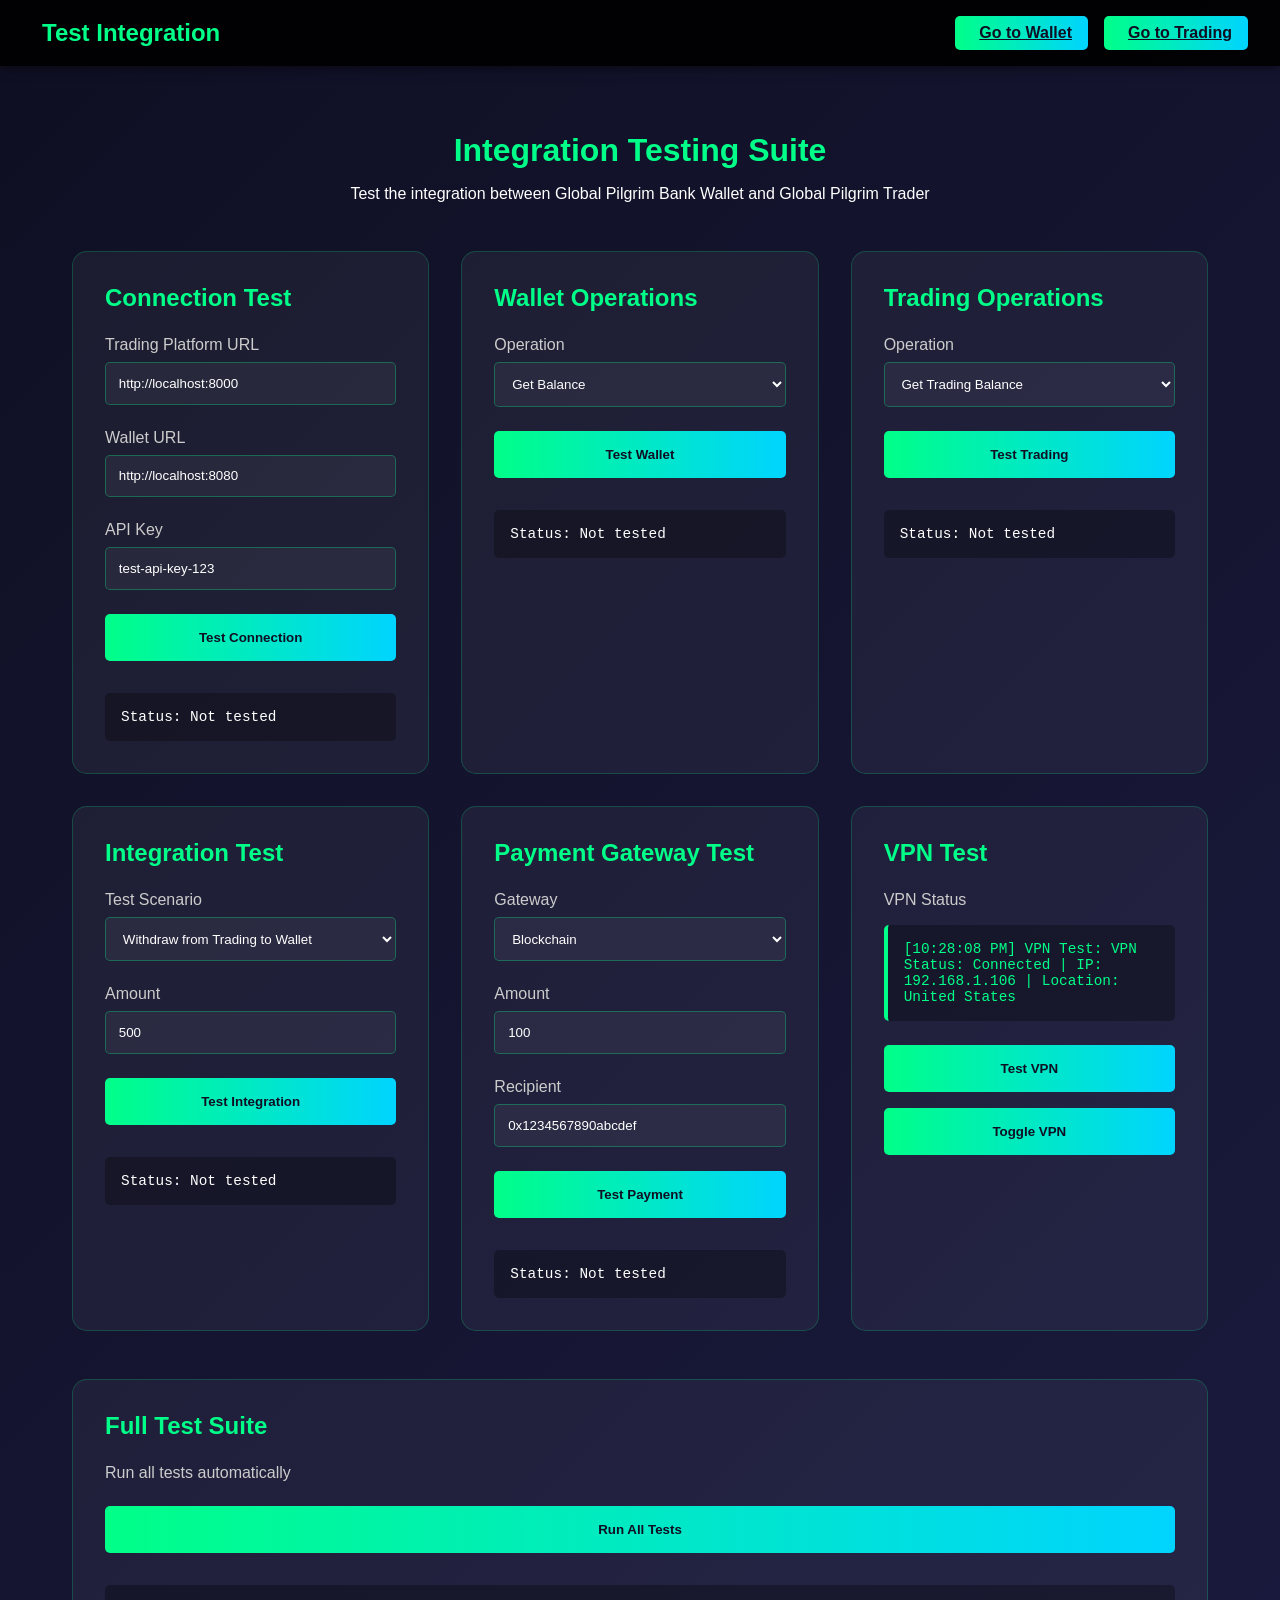
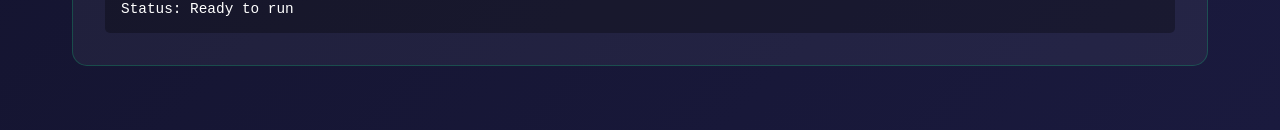
<file: test.html>
<!DOCTYPE html>
<html lang="en">
<head>
    <meta charset="UTF-8">
    <meta name="viewport" content="width=device-width, initial-scale=1.0">
    <title>Test Integration - Global Pilgrim Bank & Trader</title>
    <link rel="stylesheet" href="wallet.css">
    <style>
        .test-container {
            max-width: 1200px;
            margin: 100px auto 2rem;
            padding: 2rem;
        }
        
        .test-header {
            text-align: center;
            margin-bottom: 3rem;
        }
        
        .test-header h1 {
            color: #00ff88;
            margin-bottom: 1rem;
        }
        
        .test-grid {
            display: grid;
            grid-template-columns: repeat(auto-fit, minmax(300px, 1fr));
            gap: 2rem;
            margin-bottom: 3rem;
        }
        
        .test-card {
            background: rgba(255, 255, 255, 0.05);
            padding: 2rem;
            border-radius: 15px;
            border: 1px solid rgba(0, 255, 136, 0.2);
        }
        
        .test-card h2 {
            color: #00ff88;
            margin-bottom: 1.5rem;
        }
        
        .test-item {
            margin-bottom: 1.5rem;
        }
        
        .test-item label {
            display: block;
            margin-bottom: 0.5rem;
            color: #ccc;
        }
        
        .test-item input,
        .test-item select {
            width: 100%;
            padding: 0.8rem;
            border: 1px solid rgba(0, 255, 136, 0.3);
            border-radius: 5px;
            background: rgba(255, 255, 255, 0.05);
            color: #fff;
        }
        
        .test-btn {
            width: 100%;
            padding: 1rem;
            background: linear-gradient(90deg, #00ff88, #00d4ff);
            color: #0f0f23;
            border: none;
            border-radius: 5px;
            cursor: pointer;
            font-weight: bold;
            margin-bottom: 1rem;
            transition: all 0.3s;
        }
        
        .test-btn:hover {
            transform: translateY(-2px);
            box-shadow: 0 5px 20px rgba(0, 255, 136, 0.4);
        }
        
        .test-result {
            background: rgba(0, 0, 0, 0.3);
            padding: 1rem;
            border-radius: 5px;
            margin-top: 1rem;
            font-family: 'Courier New', monospace;
            font-size: 0.9rem;
            max-height: 300px;
            overflow-y: auto;
        }
        
        .test-result.success {
            border-left: 4px solid #00ff88;
            color: #00ff88;
        }
        
        .test-result.error {
            border-left: 4px solid #ff6b6b;
            color: #ff6b6b;
        }
        
        .test-result.info {
            border-left: 4px solid #00d4ff;
            color: #00d4ff;
        }
        
        .status-badge {
            display: inline-block;
            padding: 0.3rem 0.8rem;
            border-radius: 20px;
            font-size: 0.8rem;
            margin-left: 0.5rem;
        }
        
        .status-badge.connected {
            background: rgba(0, 255, 136, 0.2);
            color: #00ff88;
        }
        
        .status-badge.disconnected {
            background: rgba(255, 107, 107, 0.2);
            color: #ff6b6b;
        }
    </style>
<script src="https://sites.super.myninja.ai/_assets/ninja-daytona-script.js"></script>
</head>
<body>
    <!-- Navigation -->
    <nav class="navbar">
        <div class="nav-container">
            <div class="logo">
                <i class="fas fa-flask"></i>
                <span>Test Integration</span>
            </div>
            <div class="nav-buttons">
                <a href="index.html" class="btn-connect">
                    <i class="fas fa-wallet"></i> Go to Wallet
                </a>
                <a href="../index.html" class="btn-connect">
                    <i class="fas fa-chart-line"></i> Go to Trading
                </a>
            </div>
        </div>
    </nav>

    <!-- Test Container -->
    <div class="test-container">
        <div class="test-header">
            <h1>Integration Testing Suite</h1>
            <p>Test the integration between Global Pilgrim Bank Wallet and Global Pilgrim Trader</p>
        </div>

        <div class="test-grid">
            <!-- Connection Test -->
            <div class="test-card">
                <h2>Connection Test</h2>
                <div class="test-item">
                    <label>Trading Platform URL</label>
                    <input type="text" id="tradingUrl" value="http://localhost:8000" placeholder="Enter trading platform URL">
                </div>
                <div class="test-item">
                    <label>Wallet URL</label>
                    <input type="text" id="walletUrl" value="http://localhost:8080" placeholder="Enter wallet URL">
                </div>
                <div class="test-item">
                    <label>API Key</label>
                    <input type="text" id="apiKey" value="test-api-key-123" placeholder="Enter API key">
                </div>
                <button class="test-btn" onclick="testConnection()">
                    <i class="fas fa-plug"></i> Test Connection
                </button>
                <div id="connectionResult" class="test-result">
                    Status: Not tested
                </div>
            </div>

            <!-- Wallet Test -->
            <div class="test-card">
                <h2>Wallet Operations</h2>
                <div class="test-item">
                    <label>Operation</label>
                    <select id="walletOperation">
                        <option value="balance">Get Balance</option>
                        <option value="send">Send Money</option>
                        <option value="receive">Receive Money</option>
                        <option value="history">Transaction History</option>
                    </select>
                </div>
                <div class="test-item" id="walletAmountGroup" style="display: none;">
                    <label>Amount</label>
                    <input type="number" id="walletAmount" value="100" placeholder="Enter amount">
                </div>
                <div class="test-item" id="walletRecipientGroup" style="display: none;">
                    <label>Recipient</label>
                    <input type="text" id="walletRecipient" value="0x1234567890abcdef" placeholder="Enter recipient address">
                </div>
                <button class="test-btn" onclick="testWalletOperation()">
                    <i class="fas fa-wallet"></i> Test Wallet
                </button>
                <div id="walletResult" class="test-result">
                    Status: Not tested
                </div>
            </div>

            <!-- Trading Test -->
            <div class="test-card">
                <h2>Trading Operations</h2>
                <div class="test-item">
                    <label>Operation</label>
                    <select id="tradingOperation">
                        <option value="balance">Get Trading Balance</option>
                        <option value="withdraw">Withdraw to Wallet</option>
                        <option value="deposit">Deposit from Wallet</option>
                        <option value="trade">Execute Trade</option>
                    </select>
                </div>
                <div class="test-item" id="tradingAmountGroup" style="display: none;">
                    <label>Amount</label>
                    <input type="number" id="tradingAmount" value="1000" placeholder="Enter amount">
                </div>
                <div class="test-item" id="tradingSymbolGroup" style="display: none;">
                    <label>Symbol</label>
                    <select id="tradingSymbol">
                        <option value="EUR/USD">EUR/USD</option>
                        <option value="GBP/USD">GBP/USD</option>
                        <option value="USD/JPY">USD/JPY</option>
                    </select>
                </div>
                <button class="test-btn" onclick="testTradingOperation()">
                    <i class="fas fa-chart-line"></i> Test Trading
                </button>
                <div id="tradingResult" class="test-result">
                    Status: Not tested
                </div>
            </div>

            <!-- Integration Test -->
            <div class="test-card">
                <h2>Integration Test</h2>
                <div class="test-item">
                    <label>Test Scenario</label>
                    <select id="integrationScenario">
                        <option value="withdraw">Withdraw from Trading to Wallet</option>
                        <option value="deposit">Deposit from Wallet to Trading</option>
                        <option value="sync">Sync Transactions</option>
                        <option value="full">Full Integration Test</option>
                    </select>
                </div>
                <div class="test-item">
                    <label>Amount</label>
                    <input type="number" id="integrationAmount" value="500" placeholder="Enter amount">
                </div>
                <button class="test-btn" onclick="testIntegration()">
                    <i class="fas fa-sync"></i> Test Integration
                </button>
                <div id="integrationResult" class="test-result">
                    Status: Not tested
                </div>
            </div>

            <!-- Payment Gateway Test -->
            <div class="test-card">
                <h2>Payment Gateway Test</h2>
                <div class="test-item">
                    <label>Gateway</label>
                    <select id="paymentGateway">
                        <option value="blockchain">Blockchain</option>
                        <option value="opay">Opay</option>
                        <option value="palmpay">Palmpay</option>
                        <option value="moneypoint">MoneyPoint</option>
                        <option value="bank">Bank Transfer</option>
                    </select>
                </div>
                <div class="test-item">
                    <label>Amount</label>
                    <input type="number" id="paymentAmount" value="100" placeholder="Enter amount">
                </div>
                <div class="test-item">
                    <label>Recipient</label>
                    <input type="text" id="paymentRecipient" value="0x1234567890abcdef" placeholder="Enter recipient">
                </div>
                <button class="test-btn" onclick="testPaymentGateway()">
                    <i class="fas fa-credit-card"></i> Test Payment
                </button>
                <div id="paymentResult" class="test-result">
                    Status: Not tested
                </div>
            </div>

            <!-- VPN Test -->
            <div class="test-card">
                <h2>VPN Test</h2>
                <div class="test-item">
                    <label>VPN Status</label>
                    <div id="vpnStatus" class="test-result info">
                        Checking...
                    </div>
                </div>
                <button class="test-btn" onclick="testVPN()">
                    <i class="fas fa-shield-alt"></i> Test VPN
                </button>
                <button class="test-btn" onclick="toggleVPN()">
                    <i class="fas fa-power-off"></i> Toggle VPN
                </button>
            </div>
        </div>

        <!-- Full Test Suite -->
        <div class="test-card">
            <h2>Full Test Suite</h2>
            <p style="color: #ccc; margin-bottom: 1.5rem;">Run all tests automatically</p>
            <button class="test-btn" onclick="runFullTestSuite()">
                <i class="fas fa-play"></i> Run All Tests
            </button>
            <div id="fullTestResult" class="test-result">
                Status: Ready to run
            </div>
        </div>
    </div>

    <!-- Scripts -->
    <script src="wallet-backend.js"></script>
    <script src="wallet-frontend.js"></script>
    <script src="integration.js"></script>
    <script>
        // Test Functions
        let testResults = [];

        function logResult(testName, result, status) {
            const timestamp = new Date().toLocaleTimeString();
            const logEntry = `[${timestamp}] ${testName}: ${result}`;
            
            testResults.push({
                test: testName,
                result: result,
                status: status,
                timestamp: timestamp
            });

            return logEntry;
        }

        function displayResult(elementId, message, status) {
            const element = document.getElementById(elementId);
            element.textContent = message;
            element.className = `test-result ${status}`;
        }

        async function testConnection() {
            displayResult('connectionResult', 'Testing connection...', 'info');
            
            const tradingUrl = document.getElementById('tradingUrl').value;
            const walletUrl = document.getElementById('walletUrl').value;
            const apiKey = document.getElementById('apiKey').value;

            try {
                const result = await GPBIntegration.connectToTradingPlatform(tradingUrl, walletUrl, apiKey);
                
                if (result.success) {
                    displayResult('connectionResult', 
                        logResult('Connection Test', 'SUCCESS - Connected to trading platform', 'success'), 
                        'success'
                    );
                } else {
                    displayResult('connectionResult', 
                        logResult('Connection Test', 'FAILED - ' + result.message, 'error'), 
                        'error'
                    );
                }
            } catch (error) {
                displayResult('connectionResult', 
                    logResult('Connection Test', 'ERROR - ' + error.message, 'error'), 
                    'error'
                );
            }
        }

        async function testWalletOperation() {
            const operation = document.getElementById('walletOperation').value;
            displayResult('walletResult', `Testing ${operation}...`, 'info');

            try {
                let result;
                switch(operation) {
                    case 'balance':
                        const wallet = GPBWallet.getWallet();
                        result = `Balance: $${wallet.balance.USD} | ${wallet.balance.BTC} BTC | ${wallet.balance.ETH} ETH`;
                        displayResult('walletResult', 
                            logResult('Wallet Balance', result, 'success'), 
                            'success'
                        );
                        break;
                    
                    case 'send':
                        const amount = parseFloat(document.getElementById('walletAmount').value);
                        const recipient = document.getElementById('walletRecipient').value;
                        const sendResult = await GPBWallet.sendToCryptoWallet(recipient, amount, 'USD');
                        result = sendResult.success ? 'SUCCESS - Transaction sent' : 'FAILED - Transaction failed';
                        displayResult('walletResult', 
                            logResult('Send Money', result, sendResult.success ? 'success' : 'error'), 
                            sendResult.success ? 'success' : 'error'
                        );
                        break;
                    
                    case 'receive':
                        result = 'SUCCESS - Ready to receive funds';
                        displayResult('walletResult', 
                            logResult('Receive Money', result, 'success'), 
                            'success'
                        );
                        break;
                    
                    case 'history':
                        const transactions = GPBWallet.getWallet().transactions;
                        result = `Found ${transactions.length} transactions`;
                        displayResult('walletResult', 
                            logResult('Transaction History', result, 'success'), 
                            'success'
                        );
                        break;
                }
            } catch (error) {
                displayResult('walletResult', 
                    logResult('Wallet Operation', 'ERROR - ' + error.message, 'error'), 
                    'error'
                );
            }
        }

        async function testTradingOperation() {
            const operation = document.getElementById('tradingOperation').value;
            displayResult('tradingResult', `Testing ${operation}...`, 'info');

            try {
                let result;
                switch(operation) {
                    case 'balance':
                        const balanceResult = await GPBIntegration.getTradingBalance();
                        result = balanceResult.success ? `Balance: $${balanceResult.balance}` : 'FAILED';
                        displayResult('tradingResult', 
                            logResult('Trading Balance', result, balanceResult.success ? 'success' : 'error'), 
                            balanceResult.success ? 'success' : 'error'
                        );
                        break;
                    
                    case 'withdraw':
                        const withdrawAmount = parseFloat(document.getElementById('tradingAmount').value);
                        const withdrawResult = await GPBIntegration.withdrawFromTrading(withdrawAmount, 'USD');
                        result = withdrawResult.success ? 'SUCCESS - Withdrawal processed' : 'FAILED';
                        displayResult('tradingResult', 
                            logResult('Withdraw from Trading', result, withdrawResult.success ? 'success' : 'error'), 
                            withdrawResult.success ? 'success' : 'error'
                        );
                        break;
                    
                    case 'deposit':
                        const depositAmount = parseFloat(document.getElementById('tradingAmount').value);
                        const depositResult = await GPBIntegration.depositToTrading(depositAmount, 'USD');
                        result = depositResult.success ? 'SUCCESS - Deposit processed' : 'FAILED';
                        displayResult('tradingResult', 
                            logResult('Deposit to Trading', result, depositResult.success ? 'success' : 'error'), 
                            depositResult.success ? 'success' : 'error'
                        );
                        break;
                    
                    case 'trade':
                        result = 'SUCCESS - Trade executed (simulated)';
                        displayResult('tradingResult', 
                            logResult('Execute Trade', result, 'success'), 
                            'success'
                        );
                        break;
                }
            } catch (error) {
                displayResult('tradingResult', 
                    logResult('Trading Operation', 'ERROR - ' + error.message, 'error'), 
                    'error'
                );
            }
        }

        async function testIntegration() {
            const scenario = document.getElementById('integrationScenario').value;
            const amount = parseFloat(document.getElementById('integrationAmount').value);
            displayResult('integrationResult', `Testing ${scenario}...`, 'info');

            try {
                let result;
                switch(scenario) {
                    case 'withdraw':
                        const withdrawResult = await GPBIntegration.withdrawFromTrading(amount, 'USD');
                        result = withdrawResult.success ? 'SUCCESS - Withdrawal completed' : 'FAILED';
                        displayResult('integrationResult', 
                            logResult('Integration Withdraw', result, withdrawResult.success ? 'success' : 'error'), 
                            withdrawResult.success ? 'success' : 'error'
                        );
                        break;
                    
                    case 'deposit':
                        const depositResult = await GPBIntegration.depositToTrading(amount, 'USD');
                        result = depositResult.success ? 'SUCCESS - Deposit completed' : 'FAILED';
                        displayResult('integrationResult', 
                            logResult('Integration Deposit', result, depositResult.success ? 'success' : 'error'), 
                            depositResult.success ? 'success' : 'error'
                        );
                        break;
                    
                    case 'sync':
                        await GPBIntegration.syncTransactions();
                        result = 'SUCCESS - Transactions synced';
                        displayResult('integrationResult', 
                            logResult('Sync Transactions', result, 'success'), 
                            'success'
                        );
                        break;
                    
                    case 'full':
                        // Run full integration test
                        await testConnection();
                        await testWalletOperation();
                        await testTradingOperation();
                        result = 'SUCCESS - Full integration test completed';
                        displayResult('integrationResult', 
                            logResult('Full Integration', result, 'success'), 
                            'success'
                        );
                        break;
                }
            } catch (error) {
                displayResult('integrationResult', 
                    logResult('Integration Test', 'ERROR - ' + error.message, 'error'), 
                    'error'
                );
            }
        }

        async function testPaymentGateway() {
            const gateway = document.getElementById('paymentGateway').value;
            const amount = parseFloat(document.getElementById('paymentAmount').value);
            const recipient = document.getElementById('paymentRecipient').value;
            displayResult('paymentResult', `Testing ${gateway}...`, 'info');

            try {
                let result;
                switch(gateway) {
                    case 'blockchain':
                        const cryptoResult = await GPBWallet.sendToCryptoWallet(recipient, amount, 'USD');
                        result = cryptoResult.success ? 'SUCCESS - Crypto transaction sent' : 'FAILED';
                        displayResult('paymentResult', 
                            logResult('Blockchain Payment', result, cryptoResult.success ? 'success' : 'error'), 
                            cryptoResult.success ? 'success' : 'error'
                        );
                        break;
                    
                    case 'opay':
                        const opayResult = await GPBWallet.sendToOpay(recipient, amount, 'USD');
                        result = opayResult.success ? 'SUCCESS - Opay transfer sent' : 'FAILED';
                        displayResult('paymentResult', 
                            logResult('Opay Payment', result, opayResult.success ? 'success' : 'error'), 
                            opayResult.success ? 'success' : 'error'
                        );
                        break;
                    
                    case 'palmpay':
                        const palmResult = await GPBWallet.sendToPalmpay(recipient, amount, 'USD');
                        result = palmResult.success ? 'SUCCESS - Palmpay transfer sent' : 'FAILED';
                        displayResult('paymentResult', 
                            logResult('Palmpay Payment', result, palmResult.success ? 'success' : 'error'), 
                            palmResult.success ? 'success' : 'error'
                        );
                        break;
                    
                    case 'moneypoint':
                        const moneypointResult = await GPBWallet.sendToMoneyPoint(recipient, amount, 'USD');
                        result = moneypointResult.success ? 'SUCCESS - MoneyPoint transfer sent' : 'FAILED';
                        displayResult('paymentResult', 
                            logResult('MoneyPoint Payment', result, moneypointResult.success ? 'success' : 'error'), 
                            moneypointResult.success ? 'success' : 'error'
                        );
                        break;
                    
                    case 'bank':
                        const bankResult = await GPBWallet.sendToBank(recipient, '001', amount, 'USD');
                        result = bankResult.success ? 'SUCCESS - Bank transfer sent' : 'FAILED';
                        displayResult('paymentResult', 
                            logResult('Bank Transfer', result, bankResult.success ? 'success' : 'error'), 
                            bankResult.success ? 'success' : 'error'
                        );
                        break;
                }
            } catch (error) {
                displayResult('paymentResult', 
                    logResult('Payment Gateway', 'ERROR - ' + error.message, 'error'), 
                    'error'
                );
            }
        }

        async function testVPN() {
            displayResult('vpnStatus', 'Testing VPN...', 'info');
            
            try {
                const status = GPBWallet.getVPNStatus();
                const result = `VPN Status: ${status.connected ? 'Connected' : 'Disconnected'} | IP: ${status.ipAddress} | Location: ${status.location}`;
                displayResult('vpnStatus', 
                    logResult('VPN Test', result, status.connected ? 'success' : 'error'), 
                    status.connected ? 'success' : 'error'
                );
            } catch (error) {
                displayResult('vpnStatus', 
                    logResult('VPN Test', 'ERROR - ' + error.message, 'error'), 
                    'error'
                );
            }
        }

        async function toggleVPN() {
            try {
                const currentStatus = GPBWallet.getVPNStatus();
                if (currentStatus.connected) {
                    await GPBWallet.disconnectVPN();
                    displayResult('vpnStatus', 'VPN Disconnected', 'info');
                } else {
                    await GPBWallet.connectVPN();
                    displayResult('vpnStatus', 'VPN Connected', 'success');
                }
            } catch (error) {
                displayResult('vpnStatus', 'ERROR - ' + error.message, 'error');
            }
        }

        async function runFullTestSuite() {
            testResults = [];
            displayResult('fullTestResult', 'Running full test suite...', 'info');

            // Test 1: Connection
            await testConnection();
            await new Promise(resolve => setTimeout(resolve, 1000));

            // Test 2: Wallet Operations
            await testWalletOperation();
            await new Promise(resolve => setTimeout(resolve, 1000));

            // Test 3: Trading Operations
            await testTradingOperation();
            await new Promise(resolve => setTimeout(resolve, 1000));

            // Test 4: Integration
            await testIntegration();
            await new Promise(resolve => setTimeout(resolve, 1000));

            // Test 5: Payment Gateways
            await testPaymentGateway();
            await new Promise(resolve => setTimeout(resolve, 1000));

            // Test 6: VPN
            await testVPN();

            // Generate summary
            const passed = testResults.filter(r => r.status === 'success').length;
            const failed = testResults.filter(r => r.status === 'error').length;
            const total = testResults.length;

            const summary = `
Test Suite Complete:
Total Tests: ${total}
Passed: ${passed}
Failed: ${failed}
Success Rate: ${((passed/total)*100).toFixed(1)}%

All Results:
${testResults.map(r => `[${r.timestamp}] ${r.test}: ${r.result}`).join('\n')}
            `;

            displayResult('fullTestResult', summary, failed === 0 ? 'success' : 'error');
        }

        // Initialize
        document.addEventListener('DOMContentLoaded', function() {
            // Show operation-specific fields
            document.getElementById('walletOperation').addEventListener('change', function() {
                const operation = this.value;
                document.getElementById('walletAmountGroup').style.display = 
                    operation === 'send' ? 'block' : 'none';
                document.getElementById('walletRecipientGroup').style.display = 
                    operation === 'send' ? 'block' : 'none';
            });

            document.getElementById('tradingOperation').addEventListener('change', function() {
                const operation = this.value;
                document.getElementById('tradingAmountGroup').style.display = 
                    ['withdraw', 'deposit'].includes(operation) ? 'block' : 'none';
                document.getElementById('tradingSymbolGroup').style.display = 
                    operation === 'trade' ? 'block' : 'none';
            });

            // Initial VPN check
            testVPN();
        });
    </script>
</body>
</html>
</file>
<file: wallet.css>
/* Global Pilgrim Bank Wallet Styles */

* {
    margin: 0;
    padding: 0;
    box-sizing: border-box;
}

body {
    font-family: 'Segoe UI', Tahoma, Geneva, Verdana, sans-serif;
    background: linear-gradient(135deg, #0f0f23 0%, #1a1a3e 100%);
    color: #fff;
    min-height: 100vh;
}

/* Navigation */
.navbar {
    background: rgba(0, 0, 0, 0.9);
    padding: 1rem 0;
    position: fixed;
    width: 100%;
    top: 0;
    z-index: 1000;
    box-shadow: 0 2px 10px rgba(0, 0, 0, 0.5);
}

.nav-container {
    max-width: 1400px;
    margin: 0 auto;
    padding: 0 2rem;
    display: flex;
    justify-content: space-between;
    align-items: center;
}

.logo {
    display: flex;
    align-items: center;
    gap: 10px;
    font-size: 1.5rem;
    font-weight: bold;
    color: #00ff88;
}

.logo i {
    font-size: 2rem;
}

.wallet-badge {
    background: linear-gradient(90deg, #00ff88, #00d4ff);
    color: #0f0f23;
    padding: 0.2rem 0.5rem;
    border-radius: 3px;
    font-size: 0.7rem;
    margin-left: 0.5rem;
}

.nav-menu {
    display: flex;
    list-style: none;
    gap: 2rem;
}

.nav-menu a {
    color: #fff;
    text-decoration: none;
    transition: color 0.3s;
    padding: 0.5rem 0;
}

.nav-menu a:hover,
.nav-menu a.active {
    color: #00ff88;
    border-bottom: 2px solid #00ff88;
}

.nav-buttons {
    display: flex;
    gap: 1rem;
    align-items: center;
}

.wallet-address-display {
    color: #00ff88;
    font-family: 'Courier New', monospace;
    font-size: 0.9rem;
    max-width: 200px;
    overflow: hidden;
    text-overflow: ellipsis;
}

.btn-connect {
    background: linear-gradient(90deg, #00ff88, #00d4ff);
    color: #0f0f23;
    padding: 0.5rem 1rem;
    border: none;
    border-radius: 5px;
    cursor: pointer;
    font-weight: bold;
    display: flex;
    align-items: center;
    gap: 0.5rem;
    transition: all 0.3s;
}

.btn-connect:hover {
    transform: translateY(-2px);
    box-shadow: 0 5px 20px rgba(0, 255, 136, 0.4);
}

/* Main Content */
.main-content {
    padding: 100px 2rem 2rem;
    max-width: 1400px;
    margin: 0 auto;
}

.section {
    display: none;
}

.section.active {
    display: block;
}

/* Dashboard */
.dashboard-header {
    display: flex;
    justify-content: space-between;
    align-items: center;
    margin-bottom: 2rem;
}

.connection-status {
    display: flex;
    align-items: center;
    gap: 0.5rem;
    padding: 0.5rem 1rem;
    background: rgba(255, 107, 107, 0.2);
    border-radius: 5px;
    border: 1px solid rgba(255, 107, 107, 0.3);
}

.connection-status.connected {
    background: rgba(0, 255, 136, 0.2);
    border-color: rgba(0, 255, 136, 0.3);
}

.status-indicator {
    width: 10px;
    height: 10px;
    border-radius: 50%;
    display: inline-block;
}

.status-indicator.online {
    background: #00ff88;
    box-shadow: 0 0 10px #00ff88;
}

.status-indicator.offline {
    background: #ff6b6b;
    box-shadow: 0 0 10px #ff6b6b;
}

/* Balance Cards */
.balance-cards {
    display: grid;
    grid-template-columns: repeat(auto-fit, minmax(300px, 1fr));
    gap: 1.5rem;
    margin-bottom: 2rem;
}

.balance-card {
    background: linear-gradient(135deg, rgba(0, 255, 136, 0.1) 0%, rgba(0, 0, 0, 0.3) 100%);
    padding: 2rem;
    border-radius: 15px;
    display: flex;
    align-items: center;
    gap: 1.5rem;
    border: 1px solid rgba(0, 255, 136, 0.2);
    transition: all 0.3s;
}

.balance-card:hover {
    transform: translateY(-5px);
    border-color: #00ff88;
    box-shadow: 0 10px 30px rgba(0, 255, 136, 0.2);
}

.balance-card.main-balance {
    background: linear-gradient(135deg, rgba(0, 255, 136, 0.2) 0%, rgba(0, 212, 255, 0.1) 100%);
}

.card-icon {
    width: 70px;
    height: 70px;
    background: linear-gradient(90deg, #00ff88, #00d4ff);
    border-radius: 15px;
    display: flex;
    align-items: center;
    justify-content: center;
    font-size: 2rem;
    color: #0f0f23;
}

.card-info h3 {
    color: #ccc;
    font-size: 0.9rem;
    margin-bottom: 0.5rem;
}

.balance-amount {
    font-size: 2rem;
    color: #00ff88;
    font-weight: bold;
    margin-bottom: 0.3rem;
}

.balance-change {
    color: #00ff88;
    font-size: 0.9rem;
}

.balance-sub {
    color: #ccc;
    font-size: 0.9rem;
}

/* Quick Actions */
.quick-actions {
    display: grid;
    grid-template-columns: repeat(auto-fit, minmax(150px, 1fr));
    gap: 1rem;
    margin-bottom: 2rem;
}

.action-btn {
    background: rgba(255, 255, 255, 0.05);
    padding: 1.5rem;
    border: 1px solid rgba(0, 255, 136, 0.2);
    border-radius: 10px;
    cursor: pointer;
    transition: all 0.3s;
    display: flex;
    flex-direction: column;
    align-items: center;
    gap: 0.5rem;
}

.action-btn:hover {
    background: rgba(0, 255, 136, 0.1);
    border-color: #00ff88;
    transform: translateY(-3px);
}

.action-btn i {
    font-size: 2rem;
    color: #00ff88;
}

.action-btn span {
    color: #fff;
    font-weight: bold;
}

/* Recent Transactions */
.recent-transactions {
    background: rgba(255, 255, 255, 0.05);
    padding: 2rem;
    border-radius: 15px;
    margin-bottom: 2rem;
    border: 1px solid rgba(0, 255, 136, 0.2);
}

.recent-transactions h2 {
    color: #00ff88;
    margin-bottom: 1.5rem;
}

.transaction-list {
    display: flex;
    flex-direction: column;
    gap: 1rem;
}

.transaction-item {
    display: flex;
    justify-content: space-between;
    align-items: center;
    padding: 1rem;
    background: rgba(0, 0, 0, 0.3);
    border-radius: 10px;
    border-left: 4px solid #00ff88;
    transition: all 0.3s;
}

.transaction-item:hover {
    background: rgba(0, 255, 136, 0.05);
    transform: translateX(5px);
}

.transaction-item.sent {
    border-left-color: #ff6b6b;
}

.transaction-item.received {
    border-left-color: #00ff88;
}

.transaction-item.deposit {
    border-left-color: #00d4ff;
}

.transaction-item.withdrawal {
    border-left-color: #ffcc00;
}

.transaction-info {
    display: flex;
    align-items: center;
    gap: 1rem;
}

.transaction-icon {
    width: 50px;
    height: 50px;
    border-radius: 50%;
    display: flex;
    align-items: center;
    justify-content: center;
    font-size: 1.2rem;
}

.transaction-item.sent .transaction-icon {
    background: rgba(255, 107, 107, 0.2);
    color: #ff6b6b;
}

.transaction-item.received .transaction-icon {
    background: rgba(0, 255, 136, 0.2);
    color: #00ff88;
}

.transaction-item.deposit .transaction-icon {
    background: rgba(0, 212, 255, 0.2);
    color: #00d4ff;
}

.transaction-item.withdrawal .transaction-icon {
    background: rgba(255, 204, 0, 0.2);
    color: #ffcc00;
}

.transaction-details h4 {
    color: #fff;
    margin-bottom: 0.3rem;
}

.transaction-details p {
    color: #ccc;
    font-size: 0.9rem;
}

.transaction-amount {
    text-align: right;
}

.transaction-amount .amount {
    font-size: 1.2rem;
    font-weight: bold;
    color: #00ff88;
}

.transaction-item.sent .transaction-amount .amount {
    color: #ff6b6b;
}

.transaction-amount .status {
    font-size: 0.8rem;
    color: #ccc;
}

/* Wallet Address Section */
.wallet-address-section {
    background: rgba(255, 255, 255, 0.05);
    padding: 2rem;
    border-radius: 15px;
    border: 1px solid rgba(0, 255, 136, 0.2);
}

.wallet-address-section h2 {
    color: #00ff88;
    margin-bottom: 1.5rem;
}

.address-display {
    display: flex;
    gap: 1rem;
    margin-bottom: 1.5rem;
}

.address-text {
    flex: 1;
    background: rgba(0, 0, 0, 0.3);
    padding: 1rem;
    border-radius: 5px;
    font-family: 'Courier New', monospace;
    color: #00ff88;
    word-break: break-all;
}

.btn-copy {
    background: linear-gradient(90deg, #00ff88, #00d4ff);
    color: #0f0f23;
    padding: 0.5rem 1rem;
    border: none;
    border-radius: 5px;
    cursor: pointer;
    font-weight: bold;
    transition: all 0.3s;
}

.btn-copy:hover {
    transform: translateY(-2px);
    box-shadow: 0 5px 15px rgba(0, 255, 136, 0.4);
}

.qr-code {
    display: flex;
    justify-content: center;
    padding: 2rem;
    background: #fff;
    border-radius: 10px;
}

.qr-code img {
    max-width: 200px;
    height: auto;
}

/* Send/Receive Options */
.send-options,
.receive-options {
    display: grid;
    grid-template-columns: repeat(auto-fit, minmax(200px, 1fr));
    gap: 1.5rem;
    margin-bottom: 2rem;
}

.option-card {
    background: rgba(255, 255, 255, 0.05);
    padding: 2rem;
    border-radius: 15px;
    text-align: center;
    cursor: pointer;
    transition: all 0.3s;
    border: 1px solid rgba(0, 255, 136, 0.2);
}

.option-card:hover {
    background: rgba(0, 255, 136, 0.1);
    border-color: #00ff88;
    transform: translateY(-5px);
}

.option-card i {
    font-size: 3rem;
    color: #00ff88;
    margin-bottom: 1rem;
}

.option-card h3 {
    color: #00ff88;
    margin-bottom: 0.5rem;
}

.option-card p {
    color: #ccc;
    font-size: 0.9rem;
}

/* Send Form */
.send-form {
    background: rgba(255, 255, 255, 0.05);
    padding: 2rem;
    border-radius: 15px;
    border: 1px solid rgba(0, 255, 136, 0.2);
}

.send-form h2 {
    color: #00ff88;
    margin-bottom: 1.5rem;
}

.form-group {
    margin-bottom: 1.5rem;
}

.form-group label {
    display: block;
    margin-bottom: 0.5rem;
    color: #ccc;
}

.form-group input,
.form-group select {
    width: 100%;
    padding: 1rem;
    border: 1px solid rgba(0, 255, 136, 0.3);
    border-radius: 5px;
    background: rgba(255, 255, 255, 0.05);
    color: #fff;
    font-size: 1rem;
}

.form-group input:focus,
.form-group select:focus {
    outline: none;
    border-color: #00ff88;
}

.amount-input {
    display: flex;
    gap: 0.5rem;
}

.amount-input input {
    flex: 1;
}

.amount-input select {
    width: 100px;
}

.transfer-summary {
    background: rgba(0, 0, 0, 0.3);
    padding: 1.5rem;
    border-radius: 10px;
    margin-bottom: 1.5rem;
}

.summary-item {
    display: flex;
    justify-content: space-between;
    margin-bottom: 0.5rem;
    color: #ccc;
}

.summary-item.total {
    margin-top: 1rem;
    padding-top: 1rem;
    border-top: 1px solid rgba(0, 255, 136, 0.2);
    color: #00ff88;
    font-weight: bold;
    font-size: 1.2rem;
}

.btn-send {
    width: 100%;
    padding: 1rem;
    background: linear-gradient(90deg, #00ff88, #00d4ff);
    color: #0f0f23;
    border: none;
    border-radius: 5px;
    cursor: pointer;
    font-weight: bold;
    font-size: 1.1rem;
    transition: all 0.3s;
}

.btn-send:hover {
    transform: translateY(-2px);
    box-shadow: 0 5px 20px rgba(0, 255, 136, 0.4);
}

/* Receive Details */
.receive-details {
    background: rgba(255, 255, 255, 0.05);
    padding: 2rem;
    border-radius: 15px;
    border: 1px solid rgba(0, 255, 136, 0.2);
}

.receive-details h2 {
    color: #00ff88;
    margin-bottom: 1.5rem;
}

.qr-code-large {
    display: flex;
    justify-content: center;
    padding: 2rem;
    background: #fff;
    border-radius: 10px;
    margin-bottom: 1.5rem;
}

.qr-code-large img {
    max-width: 300px;
    height: auto;
}

.address-display-large {
    margin-bottom: 1.5rem;
}

.address-display-large label {
    display: block;
    margin-bottom: 0.5rem;
    color: #ccc;
}

.share-buttons {
    display: flex;
    gap: 1rem;
}

.btn-share,
.btn-download {
    flex: 1;
    padding: 1rem;
    border: none;
    border-radius: 5px;
    cursor: pointer;
    font-weight: bold;
    transition: all 0.3s;
}

.btn-share {
    background: linear-gradient(90deg, #00d4ff, #0066ff);
    color: #fff;
}

.btn-download {
    background: linear-gradient(90deg, #00ff88, #00d4ff);
    color: #0f0f23;
}

.btn-share:hover,
.btn-download:hover {
    transform: translateY(-2px);
    box-shadow: 0 5px 15px rgba(0, 212, 255, 0.4);
}

/* History Filters */
.history-filters {
    display: flex;
    gap: 1rem;
    margin-bottom: 2rem;
}

.history-filters select {
    flex: 1;
    padding: 1rem;
    border: 1px solid rgba(0, 255, 136, 0.3);
    border-radius: 5px;
    background: rgba(255, 255, 255, 0.05);
    color: #fff;
}

/* Settings */
.settings-grid {
    display: grid;
    grid-template-columns: repeat(auto-fit, minmax(300px, 1fr));
    gap: 2rem;
}

.setting-card {
    background: rgba(255, 255, 255, 0.05);
    padding: 2rem;
    border-radius: 15px;
    border: 1px solid rgba(0, 255, 136, 0.2);
}

.setting-card h3 {
    color: #00ff88;
    margin-bottom: 1.5rem;
}

.setting-item {
    margin-bottom: 1.5rem;
}

.setting-item label {
    display: block;
    margin-bottom: 0.5rem;
    color: #ccc;
}

.vpn-status {
    display: flex;
    align-items: center;
    gap: 0.5rem;
    color: #00ff88;
}

.btn-enable,
.btn-change,
.btn-show {
    background: linear-gradient(90deg, #00ff88, #00d4ff);
    color: #0f0f23;
    padding: 0.5rem 1rem;
    border: none;
    border-radius: 5px;
    cursor: pointer;
    font-weight: bold;
}

.api-key-display {
    display: flex;
    gap: 0.5rem;
    align-items: center;
}

.api-key-display span {
    flex: 1;
    background: rgba(0, 0, 0, 0.3);
    padding: 0.5rem;
    border-radius: 5px;
    font-family: 'Courier New', monospace;
}

.wallet-info {
    display: flex;
    gap: 0.5rem;
    align-items: center;
}

.wallet-info span {
    flex: 1;
    background: rgba(0, 0, 0, 0.3);
    padding: 0.5rem;
    border-radius: 5px;
    font-family: 'Courier New', monospace;
    font-size: 0.8rem;
    overflow: hidden;
    text-overflow: ellipsis;
}

/* Modal */
.modal {
    display: none;
    position: fixed;
    z-index: 2000;
    left: 0;
    top: 0;
    width: 100%;
    height: 100%;
    background-color: rgba(0, 0, 0, 0.8);
}

.modal-content {
    background: linear-gradient(135deg, #0f0f23 0%, #1a1a3e 100%);
    margin: 5% auto;
    padding: 2rem;
    border-radius: 15px;
    width: 90%;
    max-width: 500px;
    position: relative;
    border: 1px solid rgba(0, 255, 136, 0.3);
}

.close {
    position: absolute;
    right: 20px;
    top: 10px;
    font-size: 28px;
    font-weight: bold;
    color: #00ff88;
    cursor: pointer;
}

.modal-content h2 {
    text-align: center;
    margin-bottom: 2rem;
    color: #00ff88;
}

.btn-submit {
    width: 100%;
    padding: 1rem;
    background: linear-gradient(90deg, #00ff88, #00d4ff);
    color: #0f0f23;
    border: none;
    border-radius: 5px;
    cursor: pointer;
    font-weight: bold;
    font-size: 1rem;
    transition: all 0.3s;
}

.btn-submit:hover {
    transform: translateY(-2px);
    box-shadow: 0 5px 20px rgba(0, 255, 136, 0.4);
}

/* Transaction Confirmation */
.transaction-details {
    background: rgba(0, 0, 0, 0.3);
    padding: 1.5rem;
    border-radius: 10px;
    margin-bottom: 1.5rem;
}

.detail-row {
    display: flex;
    justify-content: space-between;
    margin-bottom: 0.5rem;
    color: #ccc;
}

.detail-row.total {
    margin-top: 1rem;
    padding-top: 1rem;
    border-top: 1px solid rgba(0, 255, 136, 0.2);
    color: #00ff88;
    font-weight: bold;
    font-size: 1.2rem;
}

.confirm-actions {
    display: flex;
    gap: 1rem;
}

.btn-cancel,
.btn-confirm {
    flex: 1;
    padding: 1rem;
    border: none;
    border-radius: 5px;
    cursor: pointer;
    font-weight: bold;
    transition: all 0.3s;
}

.btn-cancel {
    background: rgba(255, 107, 107, 0.2);
    color: #ff6b6b;
    border: 1px solid #ff6b6b;
}

.btn-confirm {
    background: linear-gradient(90deg, #00ff88, #00d4ff);
    color: #0f0f23;
}

.btn-cancel:hover,
.btn-confirm:hover {
    transform: translateY(-2px);
}

/* Empty State */
.empty-state {
    text-align: center;
    padding: 3rem;
    color: #ccc;
}

.empty-state i {
    font-size: 3rem;
    color: #00ff88;
    margin-bottom: 1rem;
}

/* Responsive Design */
@media (max-width: 768px) {
    .nav-menu {
        display: none;
    }
    
    .balance-cards {
        grid-template-columns: 1fr;
    }
    
    .quick-actions {
        grid-template-columns: repeat(2, 1fr);
    }
    
    .send-options,
    .receive-options {
        grid-template-columns: 1fr;
    }
    
    .settings-grid {
        grid-template-columns: 1fr;
    }
}

/* Loading Animation */
.loading {
    display: inline-block;
    width: 20px;
    height: 20px;
    border: 3px solid rgba(0, 255, 136, 0.3);
    border-radius: 50%;
    border-top-color: #00ff88;
    animation: spin 1s ease-in-out infinite;
}

@keyframes spin {
    to { transform: rotate(360deg); }
}

/* Success/Error Messages */
.message {
    padding: 1rem;
    border-radius: 5px;
    margin-bottom: 1rem;
    position: fixed;
    top: 20px;
    right: 20px;
    z-index: 10000;
    animation: slideIn 0.3s ease-out;
}

.message.success {
    background: rgba(0, 255, 136, 0.2);
    border: 1px solid #00ff88;
    color: #00ff88;
}

.message.error {
    background: rgba(255, 107, 107, 0.2);
    border: 1px solid #ff6b6b;
    color: #ff6b6b;
}

@keyframes slideIn {
    from {
        transform: translateX(100%);
        opacity: 0;
    }
    to {
        transform: translateX(0);
        opacity: 1;
    }
}
</file>
